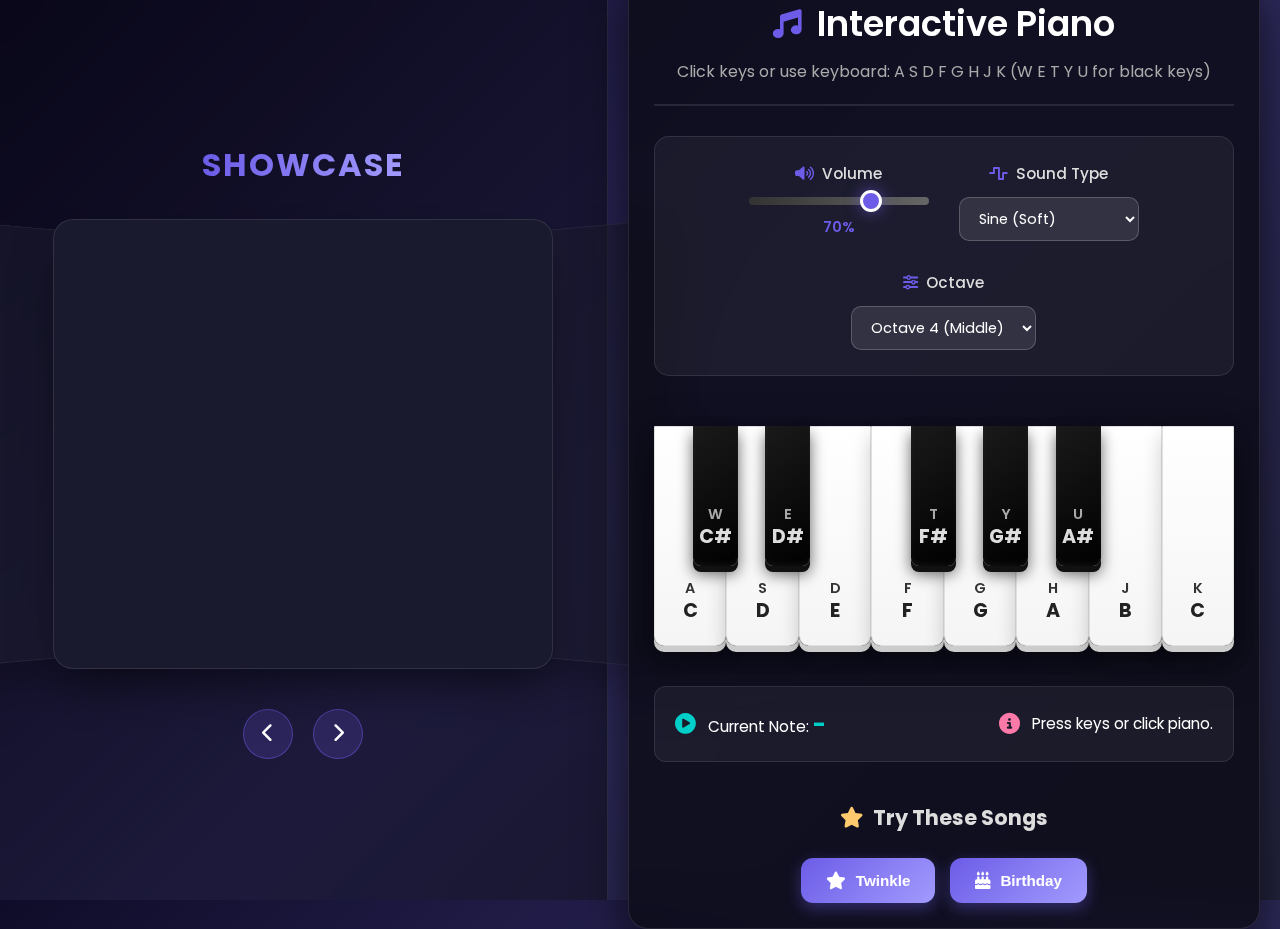
<file: piano/piano.html>
<!doctype html>
<html lang="en">
  <head>
    <meta charset="UTF-8" />
    <meta
      name="viewport"
      content="width=device-width, initial-scale=1.0, maximum-scale=2.0"
    />
    <title>Interactive Piano</title>
    <link rel="stylesheet" href="piano.css" />
    <link
      href="https://fonts.googleapis.com/css2?family=Poppins:wght@300;400;500;600&display=swap"
      rel="stylesheet"
    />
    <link
      rel="stylesheet"
      href="https://cdnjs.cloudflare.com/ajax/libs/font-awesome/6.4.0/css/all.min.css"
    />
  </head>
  <body>
    <div class="main-wrapper">
      <!-- Left Section: YouTube Showcase -->
      <div class="video-section">
        <h2>Showcase</h2>
        
        <div class="slider-container">
          <div class="card-slider">
            <div class="video-card active" data-index="0">
              <iframe src="https://www.youtube.com/embed/hNp3bHe-p5I" title="YouTube video player" allow="accelerometer; autoplay; clipboard-write; encrypted-media; gyroscope; picture-in-picture" allowfullscreen></iframe>
            </div>
            <div class="video-card next" data-index="1">
              <iframe src="https://www.youtube.com/embed/4y33h81phM0" title="YouTube video player" allow="accelerometer; autoplay; clipboard-write; encrypted-media; gyroscope; picture-in-picture" allowfullscreen></iframe>
            </div>
            <div class="video-card hidden" data-index="2">
              <iframe src="https://www.youtube.com/embed/4Tr0otuiQuU" title="YouTube video player" allow="accelerometer; autoplay; clipboard-write; encrypted-media; gyroscope; picture-in-picture" allowfullscreen></iframe>
            </div>
            <div class="video-card prev" data-index="3">
              <iframe src="https://www.youtube.com/embed/RBy_S-E6hX0" title="YouTube video player" allow="accelerometer; autoplay; clipboard-write; encrypted-media; gyroscope; picture-in-picture" allowfullscreen></iframe>
            </div>
          </div>
        </div>

        <div class="slider-controls">
          <div class="slider-btn prev-btn"><i class="fas fa-chevron-left"></i></div>
          <div class="slider-btn next-btn"><i class="fas fa-chevron-right"></i></div>
        </div>
      </div>

      <!-- Right Section: Interactive Piano -->
      <div class="piano-section">
        <div class="piano-container">
          <div class="header">
            <h1><i class="fas fa-music"></i> Interactive Piano</h1>
            <p class="subtitle">
              Click keys or use keyboard: A S D F G H J K (W E T Y U for black keys)
            </p>
          </div>

          <div class="controls">
            <div class="control-group">
              <label for="volume"> <i class="fas fa-volume-up"></i> Volume </label>
              <input type="range" id="volume" min="0" max="100" value="70" />
              <span id="volume-value">70%</span>
            </div>

            <div class="control-group">
              <label for="waveform">
                <i class="fas fa-wave-square"></i> Sound Type
              </label>
              <select id="waveform">
                <option value="sine">Sine (Soft)</option>
                <option value="triangle">Triangle (Bright)</option>
                <option value="sawtooth">Sawtooth (Rich)</option>
                <option value="square">Square (Hollow)</option>
              </select>
            </div>

            <div class="control-group">
              <label for="octave"> <i class="fas fa-sliders-h"></i> Octave </label>
              <select id="octave">
                <option value="3">Octave 3 (Low)</option>
                <option value="4" selected>Octave 4 (Middle)</option>
                <option value="5">Octave 5 (High)</option>
              </select>
            </div>
          </div>

          <!-- PIANO WITH FIXED BLACK KEY POSITIONS -->
          <div class="piano-wrapper">
            <div class="piano">
              <!-- White Keys -->
              <div class="white-keys">
                <div class="key white" data-note="C" data-key="a">
                  <div class="key-label">
                    A<br /><span class="note-name">C</span>
                  </div>
                </div>
                <div class="key white" data-note="D" data-key="s">
                  <div class="key-label">
                    S<br /><span class="note-name">D</span>
                  </div>
                </div>
                <div class="key white" data-note="E" data-key="d">
                  <div class="key-label">
                    D<br /><span class="note-name">E</span>
                  </div>
                </div>
                <div class="key white" data-note="F" data-key="f">
                  <div class="key-label">
                    F<br /><span class="note-name">F</span>
                  </div>
                </div>
                <div class="key white" data-note="G" data-key="g">
                  <div class="key-label">
                    G<br /><span class="note-name">G</span>
                  </div>
                </div>
                <div class="key white" data-note="A" data-key="h">
                  <div class="key-label">
                    H<br /><span class="note-name">A</span>
                  </div>
                </div>
                <div class="key white" data-note="B" data-key="j">
                  <div class="key-label">
                    J<br /><span class="note-name">B</span>
                  </div>
                </div>
                <div class="key white" data-note="C" data-key="k" data-octave="5">
                  <div class="key-label">
                    K<br /><span class="note-name">C</span>
                  </div>
                </div>
              </div>

              <!-- Black Keys Container -->
              <div class="black-keys-container">
                <div class="key black" data-note="C#" data-key="w">
                  <div class="key-label">
                    W<br /><span class="note-name">C#</span>
                  </div>
                </div>
                <div class="key black" data-note="D#" data-key="e">
                  <div class="key-label">
                    E<br /><span class="note-name">D#</span>
                  </div>
                </div>
                <div class="key black" data-note="F#" data-key="t">
                  <div class="key-label">
                    T<br /><span class="note-name">F#</span>
                  </div>
                </div>
                <div class="key black" data-note="G#" data-key="y">
                  <div class="key-label">
                    Y<br /><span class="note-name">G#</span>
                  </div>
                </div>
                <div class="key black" data-note="A#" data-key="u">
                  <div class="key-label">
                    U<br /><span class="note-name">A#</span>
                  </div>
                </div>
              </div>
            </div>
          </div>

          <div class="info-panel">
            <div class="current-note">
              <i class="fas fa-play-circle"></i>
              <span>Current Note: <strong id="current-note">-</strong></span>
            </div>
            <div class="instructions">
              <i class="fas fa-info-circle"></i>
              <span
                >Press keys or click piano.</span
              >
            </div>
          </div>

          <div class="demo-songs">
            <h3><i class="fas fa-star"></i> Try These Songs</h3>
            <div class="song-buttons">
              <button class="song-btn" data-song="twinkle">
                <i class="fas fa-star"></i> Twinkle
              </button>
              <button class="song-btn" data-song="happy">
                <i class="fas fa-birthday-cake"></i> Birthday
              </button>
            </div>
          </div>
        </div>
      </div>
    </div>

    <script src="piano.js"></script>
  </body>
</html>
</file>
<file: piano/piano.css>
/* Reset & Base Styles */
* {
  margin: 0;
  padding: 0;
  box-sizing: border-box;
}

body {
  font-family: "Poppins", sans-serif;
  background: linear-gradient(135deg, #0f0c29, #302b63, #24243e);
  color: #fff;
  min-height: 100vh;
  margin: 0;
  padding: 0;
  display: flex;
  justify-content: center;
  align-items: center;
  overflow-x: hidden;
}

.main-wrapper {
  display: flex;
  flex-direction: row;
  width: 100vw;
  height: 100vh;
  gap: 0;
}

.video-section {
  flex: 1;
  background: rgba(0, 0, 0, 0.4);
  backdrop-filter: blur(10px);
  display: flex;
  flex-direction: column;
  justify-content: center;
  align-items: center;
  padding: 40px;
  border-right: 1px solid rgba(255, 255, 255, 0.1);
}

.piano-section {
  flex: 1.2;
  display: flex;
  justify-content: center;
  align-items: center;
  padding: 20px;
}

.piano-container {
  max-width: 900px;
  width: 100%;
  background: rgba(10, 10, 20, 0.8);
  backdrop-filter: blur(20px);
  border-radius: 20px;
  padding: 25px;
  box-shadow:
    0 20px 50px rgba(0, 0, 0, 0.7),
    inset 0 1px 0 rgba(255, 255, 255, 0.1);
  border: 1px solid rgba(255, 255, 255, 0.1);
}

/* Slider Typography */
.video-section h2 {
  font-size: 2rem;
  margin-bottom: 30px;
  background: linear-gradient(to right, #6c5ce7, #a29bfe);
  -webkit-background-clip: text;
  background-clip: text;
  -webkit-text-fill-color: transparent;
  font-weight: 700;
  text-transform: uppercase;
  letter-spacing: 2px;
}

/* Card Slider */
.slider-container {
  position: relative;
  width: 100%;
  max-width: 500px;
  height: 450px;
  perspective: 1000px;
  transform-style: preserve-3d;
}

.card-slider {
  position: relative;
  width: 100%;
  height: 100%;
  transform-style: preserve-3d;
}

.video-card {
  position: absolute;
  width: 100%;
  height: 100%;
  background: #1a1a2e;
  border-radius: 20px;
  overflow: hidden;
  transition: all 0.6s cubic-bezier(0.23, 1, 0.32, 1);
  box-shadow: 0 25px 50px -12px rgba(0, 0, 0, 0.5);
  border: 1px solid rgba(255, 255, 255, 0.1);
  cursor: pointer;
}

.video-card iframe {
  width: 100%;
  height: 100%;
  border: none;
}

.video-card.active {
  transform: translate3d(0, 0, 0) scale(1);
  opacity: 1;
  z-index: 10;
}

.video-card.prev {
  transform: translate3d(-30%, 0, -100px) rotateY(25deg);
  opacity: 0.6;
  z-index: 5;
}

.video-card.next {
  transform: translate3d(30%, 0, -100px) rotateY(-25deg);
  opacity: 0.6;
  z-index: 5;
}

.video-card.hidden {
  transform: translate3d(0, 0, -200px) scale(0.8);
  opacity: 0;
  z-index: 0;
}

.slider-controls {
  display: flex;
  gap: 20px;
  margin-top: 40px;
}

.slider-btn {
  background: rgba(108, 92, 231, 0.2);
  border: 1px solid rgba(108, 92, 231, 0.5);
  color: white;
  width: 50px;
  height: 50px;
  border-radius: 50%;
  display: flex;
  justify-content: center;
  align-items: center;
  cursor: pointer;
  transition: all 0.3s ease;
  font-size: 1.2rem;
}

.slider-btn:hover {
  background: #6c5ce7;
  transform: scale(1.1);
}

/* Header */
.header {
  text-align: center;
  margin-bottom: 30px;
  padding-bottom: 20px;
  border-bottom: 2px solid rgba(255, 255, 255, 0.1);
}

.header h1 {
  font-size: 2.2rem;
  font-weight: 600;
  margin-bottom: 10px;
  color: #fff;
  display: flex;
  align-items: center;
  justify-content: center;
  gap: 15px;
}

.header h1 i {
  color: #6c5ce7;
  font-size: 1.8rem;
}

.subtitle {
  color: #aaa;
  font-size: 1rem;
  line-height: 1.5;
}

/* Controls */
.controls {
  display: flex;
  justify-content: center;
  gap: 30px;
  margin-bottom: 40px;
  background: rgba(255, 255, 255, 0.05);
  padding: 25px;
  border-radius: 15px;
  border: 1px solid rgba(255, 255, 255, 0.1);
  flex-wrap: wrap;
}

.control-group {
  display: flex;
  flex-direction: column;
  align-items: center;
  gap: 12px;
  min-width: 180px;
}

.control-group label {
  font-weight: 500;
  color: #ddd;
  font-size: 0.95rem;
  display: flex;
  align-items: center;
  gap: 8px;
}

.control-group label i {
  color: #6c5ce7;
}

.control-group input[type="range"] {
  width: 100%;
  height: 8px;
  -webkit-appearance: none;
  appearance: none;
  background: linear-gradient(to right, #333, #666);
  border-radius: 10px;
  outline: none;
  cursor: pointer;
}

.control-group input[type="range"]::-webkit-slider-thumb {
  -webkit-appearance: none;
  width: 22px;
  height: 22px;
  border-radius: 50%;
  background: #6c5ce7;
  cursor: pointer;
  border: 3px solid white;
  box-shadow: 0 0 15px rgba(108, 92, 231, 0.6);
  transition: all 0.2s ease;
}

.control-group input[type="range"]::-webkit-slider-thumb:hover {
  transform: scale(1.1);
  box-shadow: 0 0 20px rgba(108, 92, 231, 0.8);
}

#volume-value {
  color: #6c5ce7;
  font-weight: 600;
  font-size: 0.9rem;
}

.control-group select {
  width: 100%;
  padding: 10px 15px;
  border-radius: 10px;
  background: rgba(255, 255, 255, 0.1);
  border: 1px solid rgba(255, 255, 255, 0.2);
  color: white;
  font-family: "Poppins", sans-serif;
  font-size: 0.9rem;
  cursor: pointer;
  outline: none;
  transition: all 0.3s ease;
}

.control-group select:focus {
  border-color: #6c5ce7;
  box-shadow: 0 0 15px rgba(108, 92, 231, 0.4);
}

.control-group select option {
  background: #1a1a2e;
  color: white;
}

/* Piano Container */
.piano-wrapper {
  position: relative;
  width: 100%;
  display: flex;
  justify-content: center;
  margin: 0 auto;
  padding: 10px 0;
}

/* Piano */
.piano {
  position: relative;
  width: 100%;
  max-width: 900px;
  height: 220px;
  background: #111;
  border-radius: 15px 15px 0 0;
  box-shadow:
    inset 0 -5px 20px rgba(0, 0, 0, 0.8),
    0 15px 40px rgba(0, 0, 0, 0.5);
  display: flex;
}

/* White Keys Container */
.white-keys {
  display: flex;
  width: 100%;
  height: 100%;
  position: relative;
}

/* White Keys */
.key.white {
  flex: 1;
  height: 100%;
  background: linear-gradient(to bottom, #fff 0%, #f5f5f5 100%);
  border: 1px solid #e0e0e0;
  border-radius: 0 0 10px 10px;
  cursor: pointer;
  position: relative;
  z-index: 1;
  transition: all 0.1s cubic-bezier(0.4, 0, 0.2, 1);
  box-shadow:
    0 6px 0 #ccc,
    0 10px 20px rgba(0, 0, 0, 0.2);
}

.key.white:hover {
  background: linear-gradient(to bottom, #f8f8f8 0%, #eee 100%);
}

.key.white.active {
  background: linear-gradient(to bottom, #e8e8e8 0%, #ddd 100%);
  transform: translateY(6px);
  box-shadow:
    0 0 0 #ccc,
    0 3px 10px rgba(0, 0, 0, 0.2);
}

.key-label {
  position: absolute;
  bottom: 20px;
  left: 0;
  right: 0;
  text-align: center;
  color: #333;
  font-weight: 600;
  font-size: 0.9rem;
  line-height: 1.4;
  user-select: none;
}

.note-name {
  display: block;
  font-size: 1.2rem;
  font-weight: 700;
  color: #222;
}

/* Black Keys Container - Fixed Positioning */
.black-keys-container {
  position: absolute;
  top: 0;
  left: 0;
  right: 0;
  height: 140px;
  display: flex;
  pointer-events: none;
  z-index: 2;
}

/* Black Keys */
.key.black {
  position: absolute;
  width: 45px;
  height: 140px;
  background: linear-gradient(145deg, #1a1a1a 0%, #000 100%);
  border-radius: 0 0 8px 8px;
  cursor: pointer;
  pointer-events: auto;
  transition: all 0.1s cubic-bezier(0.4, 0, 0.2, 1);
  box-shadow:
    inset 0 -3px 5px rgba(255, 255, 255, 0.05),
    0 6px 0 #111,
    0 8px 15px rgba(0, 0, 0, 0.6);
}

.key.black:hover {
  background: linear-gradient(145deg, #222 0%, #111 100%);
}

.key.black.active {
  background: linear-gradient(145deg, #2a2a2a 0%, #1a1a1a 100%);
  transform: translateY(6px);
  box-shadow:
    inset 0 -1px 3px rgba(255, 255, 255, 0.05),
    0 0 0 #111,
    0 3px 10px rgba(0, 0, 0, 0.4);
}

.key.black .key-label {
  color: #aaa;
  bottom: 15px;
}

.key.black .note-name {
  color: #ddd;
}

/* FIXED BLACK KEY POSITIONS - Based on white key positions */
.key.black[data-key="w"] {
  left: calc((100% / 8) * 0.85 - 22.5px);
}

.key.black[data-key="e"] {
  left: calc((100% / 8) * 1.85 - 22.5px);
}

.key.black[data-key="t"] {
  left: calc((100% / 8) * 3.85 - 22.5px);
}

.key.black[data-key="y"] {
  left: calc((100% / 8) * 4.85 - 22.5px);
}

.key.black[data-key="u"] {
  left: calc((100% / 8) * 5.85 - 22.5px);
}

/* Info Panel */
.info-panel {
  display: flex;
  justify-content: space-between;
  align-items: center;
  background: rgba(255, 255, 255, 0.05);
  padding: 20px;
  border-radius: 12px;
  margin: 30px 0;
  border: 1px solid rgba(255, 255, 255, 0.1);
  flex-wrap: wrap;
  gap: 15px;
}

.current-note,
.instructions {
  display: flex;
  align-items: center;
  gap: 12px;
  font-size: 0.95rem;
}

.current-note i {
  color: #00cec9;
  font-size: 1.3rem;
}

.instructions i {
  color: #fd79a8;
  font-size: 1.3rem;
}

#current-note {
  color: #00cec9;
  font-size: 1.4rem;
  font-weight: 700;
}

/* Demo Songs */
.demo-songs {
  margin-top: 40px;
  text-align: center;
}

.demo-songs h3 {
  margin-bottom: 25px;
  color: #ddd;
  font-size: 1.3rem;
  display: flex;
  align-items: center;
  justify-content: center;
  gap: 10px;
}

.demo-songs h3 i {
  color: #fdcb6e;
}

.song-buttons {
  display: flex;
  justify-content: center;
  flex-wrap: wrap;
  gap: 15px;
}

.song-btn {
  padding: 14px 25px;
  background: linear-gradient(135deg, #6c5ce7, #a29bfe);
  border: none;
  border-radius: 12px;
  color: white;
  font-weight: 600;
  font-size: 0.95rem;
  cursor: pointer;
  transition: all 0.3s ease;
  display: flex;
  align-items: center;
  gap: 10px;
  box-shadow: 0 5px 15px rgba(108, 92, 231, 0.4);
}

.song-btn:hover {
  transform: translateY(-3px);
  box-shadow: 0 8px 25px rgba(108, 92, 231, 0.6);
  background: linear-gradient(135deg, #5a4fcf, #9188fd);
}

.song-btn:active {
  transform: translateY(-1px);
}

.song-btn i {
  font-size: 1.1rem;
}

/* Footer */
.footer {
  text-align: center;
  margin-top: 40px;
  padding-top: 20px;
  border-top: 1px solid rgba(255, 255, 255, 0.1);
  color: #888;
  font-size: 0.9rem;
}

.footer i {
  color: #6c5ce7;
  margin-right: 8px;
}

/* ========== RESPONSIVE DESIGN ========== */

@media (max-width: 1024px) {
  .main-wrapper {
    flex-direction: column;
    height: auto;
    overflow-y: auto;
  }

  .video-section,
  .piano-section {
    width: 100%;
    flex: none;
    padding: 40px 20px;
  }

  .video-section {
    border-right: none;
    border-bottom: 1px solid rgba(255, 255, 255, 0.1);
  }

  .slider-container {
    height: 350px;
  }
}

@media (max-width: 768px) {
  .header h1 {
    font-size: 1.8rem;
  }

  .video-section h2 {
    font-size: 1.5rem;
  }

  .piano {
    height: 160px;
  }

  .key.white {
    height: 160px;
  }

  .black-keys-container {
    height: 100px;
  }

  .key.black {
    width: 35px;
    height: 100px;
  }
}
</file>
